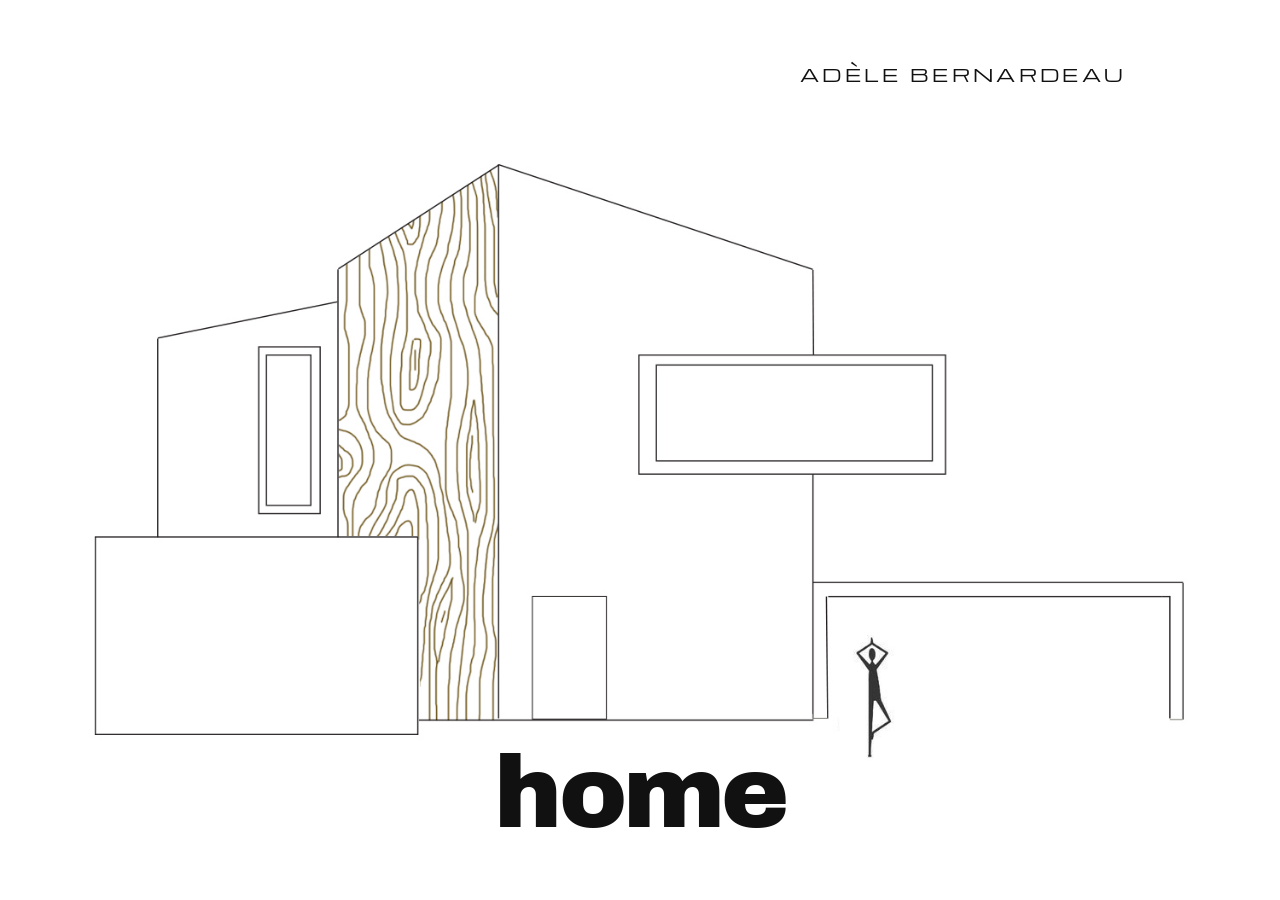
<file: index.html>
<!doctype html>
<html lang="fr">
  <head>
    <meta charset="utf-8">
    <meta name="viewport" content="width=device-width, initial-scale=1">
    <meta name="theme-color" content="#f8f7f4">
    <title>Adèle Bernardeau — Portfolio</title>
    <link rel="preconnect" href="https://fonts.googleapis.com">
    <link rel="preconnect" href="https://fonts.gstatic.com" crossorigin>
    <link href="https://fonts.googleapis.com/css2?family=Archivo+Black&family=Michroma&display=swap" rel="stylesheet">
    <link rel="stylesheet" href="./styles.css">
    <link rel="stylesheet" href="./site-title.css">
  </head>
  <body>
    <main class="house">
      <h1 class="portfolio-name site-title">Adèle Bernardeau</h1>
      <h2 class="home-label">home</h2>
      <svg viewBox="0 0 1500 1000" preserveAspectRatio="xMidYMid meet" role="img" aria-labelledby="house-title house-description">
        <title id="house-title">La maison d’Adèle Bernardeau</title>
        <desc id="house-description">Une maison dessinée au trait avec des zones cliquables sur les murs, les fenêtres et la silhouette.</desc>
        <image href="./templates/home/home%20base.jpg" x="0" y="0" width="1500" height="1000" />

        <defs>
          <linearGradient id="blue-window-gradient" x1="0" y1="0" x2="1" y2="0">
            <stop offset="0" stop-color="#4c9fbe" />
            <stop offset="1" stop-color="#79bdd5" />
          </linearGradient>
          <linearGradient id="red-window-gradient" x1="0" y1="0" x2="1" y2="0">
            <stop offset="0" stop-color="#d98f7c" />
            <stop offset="1" stop-color="#bd4d31" />
          </linearGradient>
          <clipPath id="wood-front-plane" clipPathUnits="userSpaceOnUse">
            <path fill-rule="evenodd" clip-rule="evenodd" d="M396 289 584 166 584 817 396 817Z M396 601H490V817H396Z" />
          </clipPath>
          <clipPath id="giraffe-wall" clipPathUnits="userSpaceOnUse">
            <rect x="111" y="601" width="379" height="233" />
          </clipPath>
          <filter id="dancer-mask-filter" color-interpolation-filters="sRGB">
            <feColorMatrix
              type="matrix"
              values="-0.2126 -0.7152 -0.0722 0 1
                      -0.2126 -0.7152 -0.0722 0 1
                      -0.2126 -0.7152 -0.0722 0 1
                      0 0 0 1 0"
            />
          </filter>
          <mask id="dancer-silhouette" maskUnits="userSpaceOnUse" maskContentUnits="userSpaceOnUse" x="1000" y="716" width="48" height="149" mask-type="luminance">
            <image href="./templates/home/home%20base.jpg" x="0" y="0" width="1500" height="1000" filter="url(#dancer-mask-filter)" />
          </mask>
        </defs>

        <a class="hotspot hotspot--wood" href="./portfolio/marron/index.html" aria-label="Ouvrir la page Planche de design depuis le pan de mur en bois">
          <title>Planche de design</title>
          <path class="hit-area" fill-rule="evenodd" d="M396 289 584 166 584 817 396 817Z M396 601H490V817H396Z" />
          <image class="zone-preview texture-preview" href="./templates/home/home%20bois.jpg" x="0" y="0" width="1500" height="1000" clip-path="url(#wood-front-plane)" />
        </a>

        <a class="hotspot hotspot--giraffe" href="./portfolio/jaune/index.html" aria-label="Ouvrir la page La médiathèque François-Mitterrand depuis le mur du rez-de-chaussée">
          <title>La médiathèque François-Mitterrand</title>
          <rect class="hit-area" x="111" y="601" width="379" height="233" />
          <image class="zone-preview texture-preview" href="./templates/home/home%20girafe.jpg" x="0" y="0" width="1500" height="1000" clip-path="url(#giraffe-wall)" />
        </a>

        <a class="hotspot hotspot--blue-window" href="./portfolio/bleu/index.html" aria-label="Ouvrir la page Ville en carton depuis la fenêtre en haut à gauche">
          <title>Ville en carton</title>
          <rect class="hit-area" x="302" y="377" width="75" height="199" />
          <path class="zone-preview" fill-rule="evenodd" d="M303 378H375V575H303Z M311 388H365V565H311Z" />
        </a>

        <a class="hotspot hotspot--red-window" href="./portfolio/rouge/index.html" aria-label="Ouvrir la page Le pont la Pénétrante depuis la fenêtre en haut à droite">
          <title>Le pont « la Pénétrante »</title>
          <rect class="hit-area" x="748" y="388" width="361" height="141" />
          <path class="zone-preview" fill-rule="evenodd" d="M748 388H1109V529H748Z M769 400H1092V514H769Z" />
        </a>

        <a class="hotspot hotspot--dancer" href="./cv.html" aria-label="Ouvrir le CV d’Adèle Bernardeau depuis la silhouette">
          <title>CV — Adèle Bernardeau</title>
          <rect class="hit-area" x="980" y="700" width="90" height="180" rx="8" />
          <rect class="zone-preview" x="1000" y="716" width="48" height="149" mask="url(#dancer-silhouette)" />
        </a>
      </svg>
    </main>
    <script src="./home.js" defer></script>
  </body>
</html>
</file>
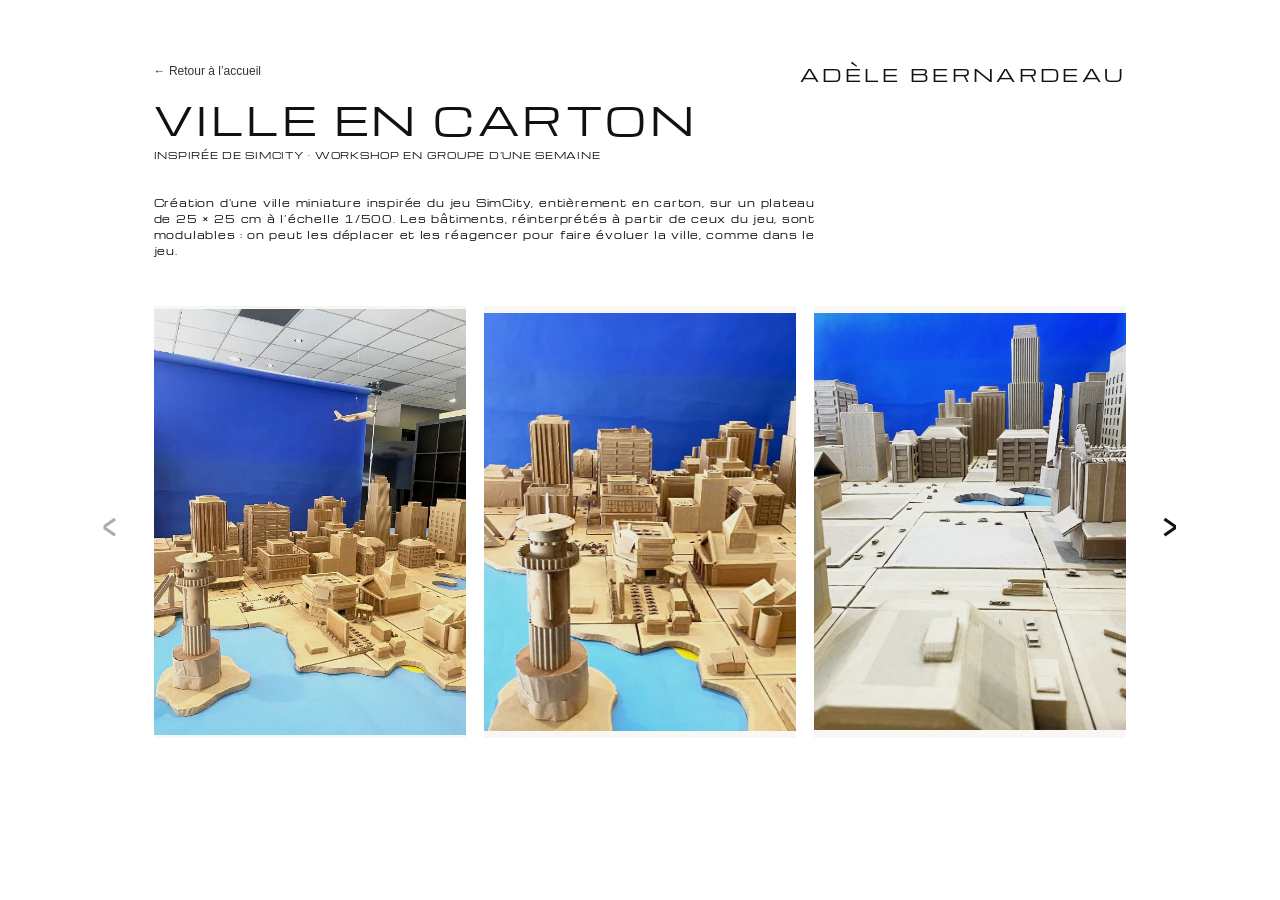
<file: portfolio/bleu/index.html>
<!doctype html>
<html lang="fr">
  <head>
    <meta charset="utf-8">
    <meta name="viewport" content="width=device-width, initial-scale=1">
    <meta name="theme-color" content="#fff">
    <meta name="description" content="Ville en carton inspirée de SimCity, maquette collective d’Adèle Bernardeau.">
    <title>Ville en carton — Adèle Bernardeau</title>
    <link rel="preconnect" href="https://fonts.googleapis.com">
    <link rel="preconnect" href="https://fonts.gstatic.com" crossorigin>
    <link href="https://fonts.googleapis.com/css2?family=Michroma&display=swap" rel="stylesheet">
    <link rel="stylesheet" href="../../project-page.css">
    <link rel="stylesheet" href="../../site-title.css">
  </head>
  <body>
    <div class="project-shell">
      <div class="project-topline">
        <a class="project-back" href="../../index.html">← Retour à l’accueil</a>
        <p class="project-author site-title">Adèle Bernardeau</p>
      </div>
      <header class="project-header">
        <div>
          <h1 class="project-title">Ville en carton</h1>
          <p class="project-subtitle">Inspirée de SimCity · Workshop en groupe d’une semaine</p>
        </div>
      </header>

      <main>
        <section class="project-description" aria-label="Description du projet">
          <p>
            Création d'une ville miniature inspirée du jeu SimCity, entièrement en carton, sur un
            plateau de 25 × 25 cm à l’échelle 1/500. Les bâtiments, réinterprétés à partir de ceux
            du jeu, sont modulables : on peut les déplacer et les réagencer pour faire évoluer la
            ville, comme dans le jeu.
          </p>
        </section>

        <section class="carousel" data-carousel aria-label="Images du projet Ville en carton">
          <div class="carousel__controls">
            <button class="carousel__button" type="button" data-previous aria-label="Images précédentes" disabled><span aria-hidden="true">‹</span></button>
            <div class="carousel__viewport" tabindex="0" aria-label="Faire défiler les images du projet">
              <ol class="carousel__track">
                <li class="carousel__slide"><figure><img src="./bleu.webp" alt="Vue de la maquette de la ville en carton" loading="lazy" decoding="async"></figure></li>
                <li class="carousel__slide"><figure><img src="./guigui.webp" alt="Vue de la maquette de la ville en carton" loading="lazy" decoding="async"></figure></li>
                <li class="carousel__slide"><figure><img src="./IMG_0168.webp" alt="Détail de la ville miniature" loading="lazy" decoding="async"></figure></li>
                <li class="carousel__slide"><figure><img src="./IMG_0172.webp" alt="Détail de la ville miniature" loading="lazy" decoding="async"></figure></li>
                <li class="carousel__slide"><figure><img src="./IMG_0173.webp" alt="Détail de la ville miniature" loading="lazy" decoding="async"></figure></li>
              </ol>
            </div>
            <button class="carousel__button" type="button" data-next aria-label="Images suivantes"><span aria-hidden="true">›</span></button>
          </div>
        </section>
      </main>
    </div>
    <script src="../../project-carousel.js" defer></script>
  </body>
</html>
</file>
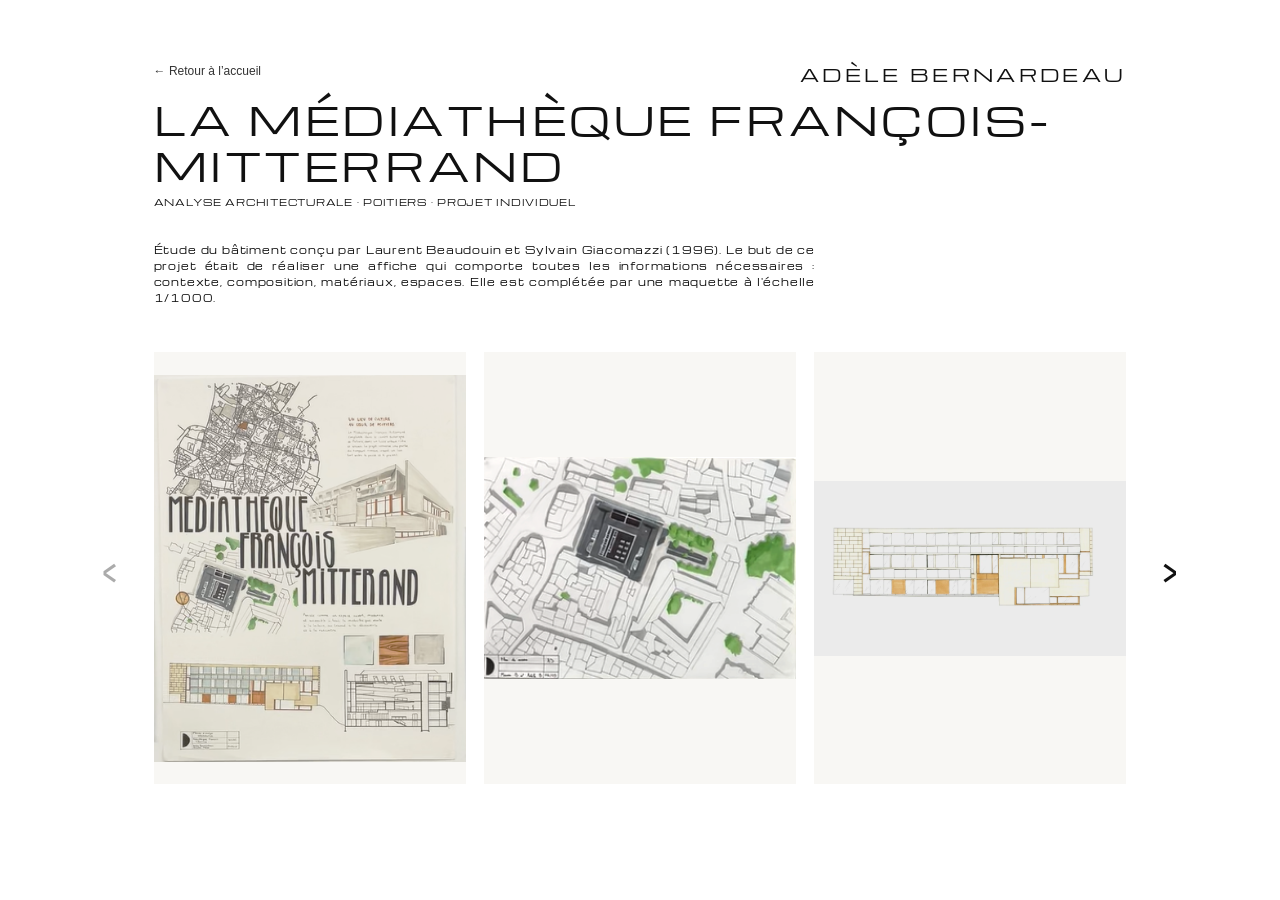
<file: portfolio/jaune/index.html>
<!doctype html>
<html lang="fr">
  <head>
    <meta charset="utf-8">
    <meta name="viewport" content="width=device-width, initial-scale=1">
    <meta name="theme-color" content="#fff">
    <meta name="description" content="Analyse architecturale de la médiathèque François-Mitterrand à Poitiers.">
    <title>Médiathèque François-Mitterrand — Adèle Bernardeau</title>
    <link rel="preconnect" href="https://fonts.googleapis.com">
    <link rel="preconnect" href="https://fonts.gstatic.com" crossorigin>
    <link href="https://fonts.googleapis.com/css2?family=Michroma&display=swap" rel="stylesheet">
    <link rel="stylesheet" href="../../project-page.css">
    <link rel="stylesheet" href="../../site-title.css">
  </head>
  <body>
    <div class="project-shell">
      <div class="project-topline">
        <a class="project-back" href="../../index.html">← Retour à l’accueil</a>
        <p class="project-author site-title">Adèle Bernardeau</p>
      </div>
      <header class="project-header">
        <div>
          <h1 class="project-title">La médiathèque François-Mitterrand</h1>
          <p class="project-subtitle">Analyse architecturale · Poitiers · Projet individuel</p>
        </div>
      </header>

      <main>
        <section class="project-description" aria-label="Description du projet">
          <p>
            Étude du bâtiment conçu par Laurent Beaudouin et Sylvain Giacomazzi (1996). Le but de
            ce projet était de réaliser une affiche qui comporte toutes les informations
            nécessaires : contexte, composition, matériaux, espaces. Elle est complétée par une
            maquette à l'échelle 1/1000.
          </p>
        </section>

        <section class="carousel" data-carousel aria-label="Images du projet de la médiathèque">
          <div class="carousel__controls">
            <button class="carousel__button" type="button" data-previous aria-label="Images précédentes" disabled><span aria-hidden="true">‹</span></button>
            <div class="carousel__viewport" tabindex="0" aria-label="Faire défiler les images du projet">
              <ol class="carousel__track">
                <li class="carousel__slide"><figure><img src="./affiche%20maquette.png" alt="Affiche de présentation de la médiathèque" loading="lazy" decoding="async"></figure></li>
                <li class="carousel__slide"><figure><img src="./dessin%20plan%20de%20masse.png" alt="Dessin du plan de masse" loading="lazy" decoding="async"></figure></li>
                <li class="carousel__slide"><figure><img src="./facade%20M.webp" alt="Étude de la façade de la médiathèque" loading="lazy" decoding="async"></figure></li>
                <li class="carousel__slide"><figure><img src="./mediatheque.webp" alt="Vue de la médiathèque François-Mitterrand" loading="lazy" decoding="async"></figure></li>
                <li class="carousel__slide"><figure><img src="./Plan%20de%20coupe.webp" alt="Plan de coupe de la médiathèque" loading="lazy" decoding="async"></figure></li>
                <li class="carousel__slide"><figure><img src="./maquette.jpg" alt="Maquette de la médiathèque à l’échelle 1/1000" loading="lazy" decoding="async"></figure></li>
              </ol>
            </div>
            <button class="carousel__button" type="button" data-next aria-label="Images suivantes"><span aria-hidden="true">›</span></button>
          </div>
        </section>
      </main>
    </div>
    <script src="../../project-carousel.js" defer></script>
  </body>
</html>
</file>
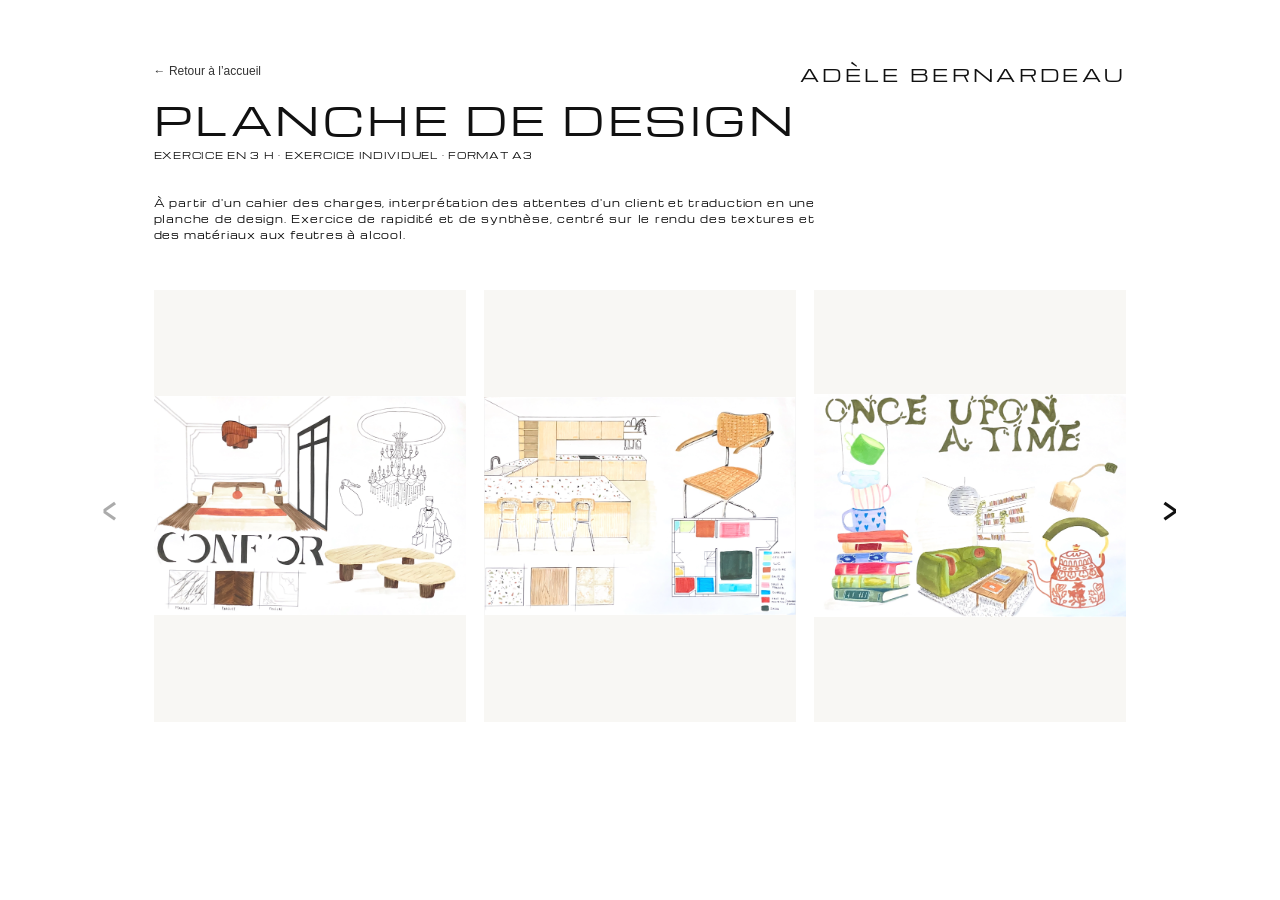
<file: portfolio/marron/index.html>
<!doctype html>
<html lang="fr">
  <head>
    <meta charset="utf-8">
    <meta name="viewport" content="width=device-width, initial-scale=1">
    <meta name="theme-color" content="#fff">
    <meta name="description" content="Planche de design : interprétation rapide d’un cahier des charges et étude des textures.">
    <title>Planche de design — Adèle Bernardeau</title>
    <link rel="preconnect" href="https://fonts.googleapis.com">
    <link rel="preconnect" href="https://fonts.gstatic.com" crossorigin>
    <link href="https://fonts.googleapis.com/css2?family=Michroma&display=swap" rel="stylesheet">
    <link rel="stylesheet" href="../../project-page.css">
    <link rel="stylesheet" href="../../site-title.css">
  </head>
  <body>
    <div class="project-shell">
      <div class="project-topline">
        <a class="project-back" href="../../index.html">← Retour à l’accueil</a>
        <p class="project-author site-title">Adèle Bernardeau</p>
      </div>
      <header class="project-header">
        <div>
          <h1 class="project-title">Planche de design</h1>
          <p class="project-subtitle">Exercice en 3 h · Exercice individuel · Format A3</p>
        </div>
      </header>

      <main>
        <section class="project-description" aria-label="Description du projet">
          <p>
            À partir d'un cahier des charges, interprétation des attentes d'un client et traduction
            en une planche de design. Exercice de rapidité et de synthèse, centré sur le rendu des
            textures et des matériaux aux feutres à alcool.
          </p>
        </section>

        <section class="carousel" data-carousel aria-label="Images de la planche de design">
          <div class="carousel__controls">
            <button class="carousel__button" type="button" data-previous aria-label="Images précédentes" disabled><span aria-hidden="true">‹</span></button>
            <div class="carousel__viewport" tabindex="0" aria-label="Faire défiler les images du projet">
              <ol class="carousel__track">
                <li class="carousel__slide"><figure><img src="./IMG_3610.PNG" alt="Planche de design, vue 1" loading="lazy" decoding="async"></figure></li>
                <li class="carousel__slide"><figure><img src="./IMG_3611.PNG" alt="Planche de design, vue 2" loading="lazy" decoding="async"></figure></li>
                <li class="carousel__slide"><figure><img src="./IMG_3612.PNG" alt="Planche de design, vue 3" loading="lazy" decoding="async"></figure></li>
                <li class="carousel__slide"><figure><img src="./IMG_3613.PNG" alt="Planche de design, vue 4" loading="lazy" decoding="async"></figure></li>
                <li class="carousel__slide"><figure><img src="./IMG_3451.webp" alt="Planche de design, vue 5" loading="lazy" decoding="async"></figure></li>
              </ol>
            </div>
            <button class="carousel__button" type="button" data-next aria-label="Images suivantes"><span aria-hidden="true">›</span></button>
          </div>
        </section>
      </main>
    </div>
    <script src="../../project-carousel.js" defer></script>
  </body>
</html>
</file>
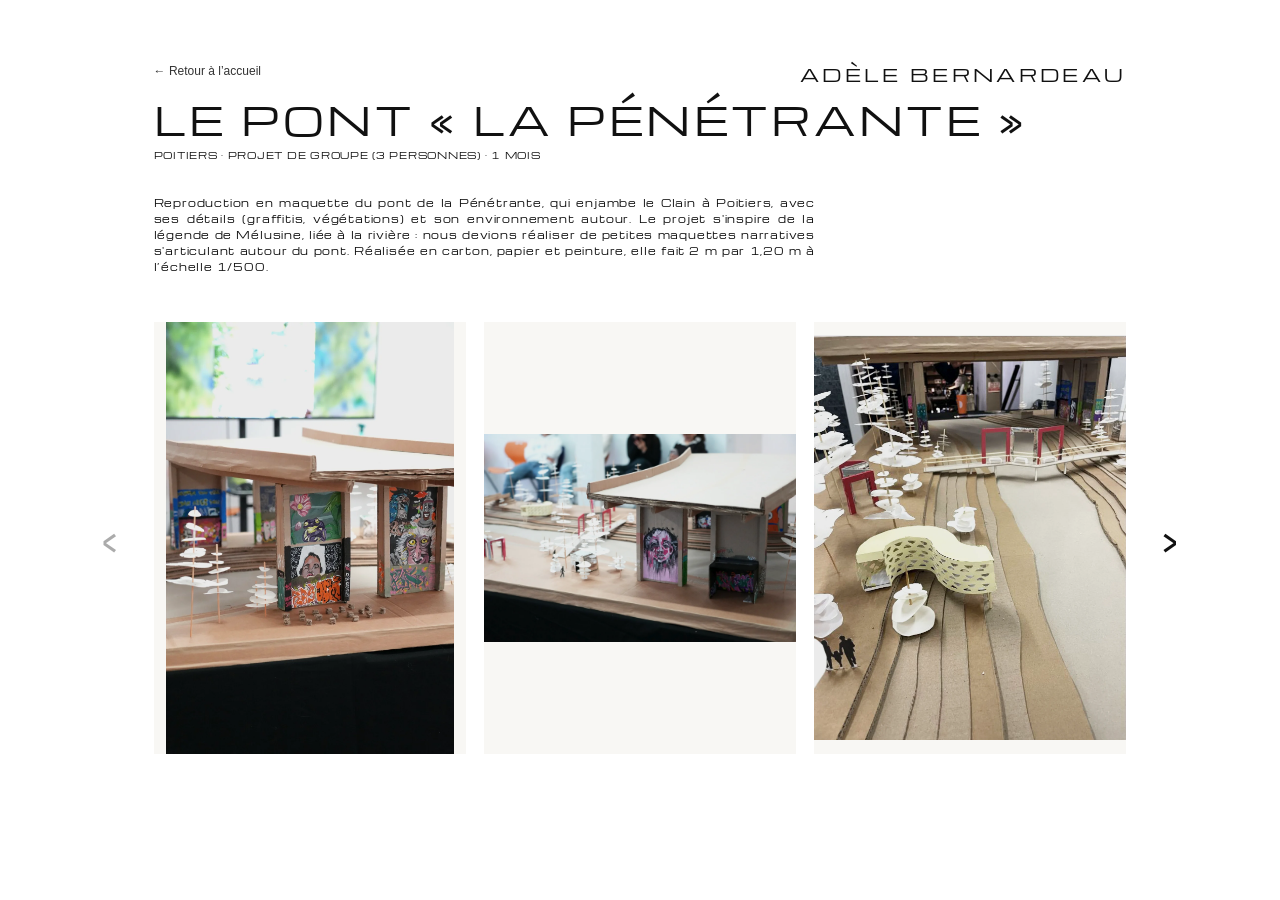
<file: portfolio/rouge/index.html>
<!doctype html>
<html lang="fr">
  <head>
    <meta charset="utf-8">
    <meta name="viewport" content="width=device-width, initial-scale=1">
    <meta name="theme-color" content="#fff">
    <meta name="description" content="Maquette collective du pont de la Pénétrante à Poitiers, inspirée de la légende de Mélusine.">
    <title>Le pont la Pénétrante — Adèle Bernardeau</title>
    <link rel="preconnect" href="https://fonts.googleapis.com">
    <link rel="preconnect" href="https://fonts.gstatic.com" crossorigin>
    <link href="https://fonts.googleapis.com/css2?family=Michroma&display=swap" rel="stylesheet">
    <link rel="stylesheet" href="../../project-page.css">
    <link rel="stylesheet" href="../../site-title.css">
  </head>
  <body>
    <div class="project-shell">
      <div class="project-topline">
        <a class="project-back" href="../../index.html">← Retour à l’accueil</a>
        <p class="project-author site-title">Adèle Bernardeau</p>
      </div>
      <header class="project-header">
        <div>
          <h1 class="project-title">Le pont « la Pénétrante »</h1>
          <p class="project-subtitle">Poitiers · Projet de groupe (3 personnes) · 1 mois</p>
        </div>
      </header>

      <main>
        <section class="project-description" aria-label="Description du projet">
          <p>
            Reproduction en maquette du pont de la Pénétrante, qui enjambe le Clain à Poitiers,
            avec ses détails (graffitis, végétations) et son environnement autour. Le projet
            s'inspire de la légende de Mélusine, liée à la rivière : nous devions réaliser de
            petites maquettes narratives s'articulant autour du pont. Réalisée en carton, papier
            et peinture, elle fait 2 m par 1,20 m à l’échelle 1/500.
          </p>
        </section>

        <section class="carousel" data-carousel aria-label="Images du projet du pont de la Pénétrante">
          <div class="carousel__controls">
            <button class="carousel__button" type="button" data-previous aria-label="Images précédentes" disabled><span aria-hidden="true">‹</span></button>
            <div class="carousel__viewport" tabindex="0" aria-label="Faire défiler les images du projet">
              <ol class="carousel__track">
                <li class="carousel__slide"><figure><img src="./DSC01580.webp" alt="Maquette du pont de la Pénétrante, vue 1" loading="lazy" decoding="async"></figure></li>
                <li class="carousel__slide"><figure><img src="./DSC01601.webp" alt="Maquette du pont de la Pénétrante, vue 2" loading="lazy" decoding="async"></figure></li>
                <li class="carousel__slide"><figure><img src="./photo%20pont%201.webp" alt="Maquette du pont de la Pénétrante, vue 3" loading="lazy" decoding="async"></figure></li>
                <li class="carousel__slide"><figure><img src="./photo%20pont%202.webp" alt="Maquette du pont de la Pénétrante, vue 4" loading="lazy" decoding="async"></figure></li>
                <li class="carousel__slide"><figure><img src="./photo%20pont%203.webp" alt="Maquette du pont de la Pénétrante, vue 5" loading="lazy" decoding="async"></figure></li>
                <li class="carousel__slide"><figure><img src="./photo%20pont%204.webp" alt="Maquette du pont de la Pénétrante, vue 6" loading="lazy" decoding="async"></figure></li>
              </ol>
            </div>
            <button class="carousel__button" type="button" data-next aria-label="Images suivantes"><span aria-hidden="true">›</span></button>
          </div>
        </section>
      </main>
    </div>
    <script src="../../project-carousel.js" defer></script>
  </body>
</html>
</file>
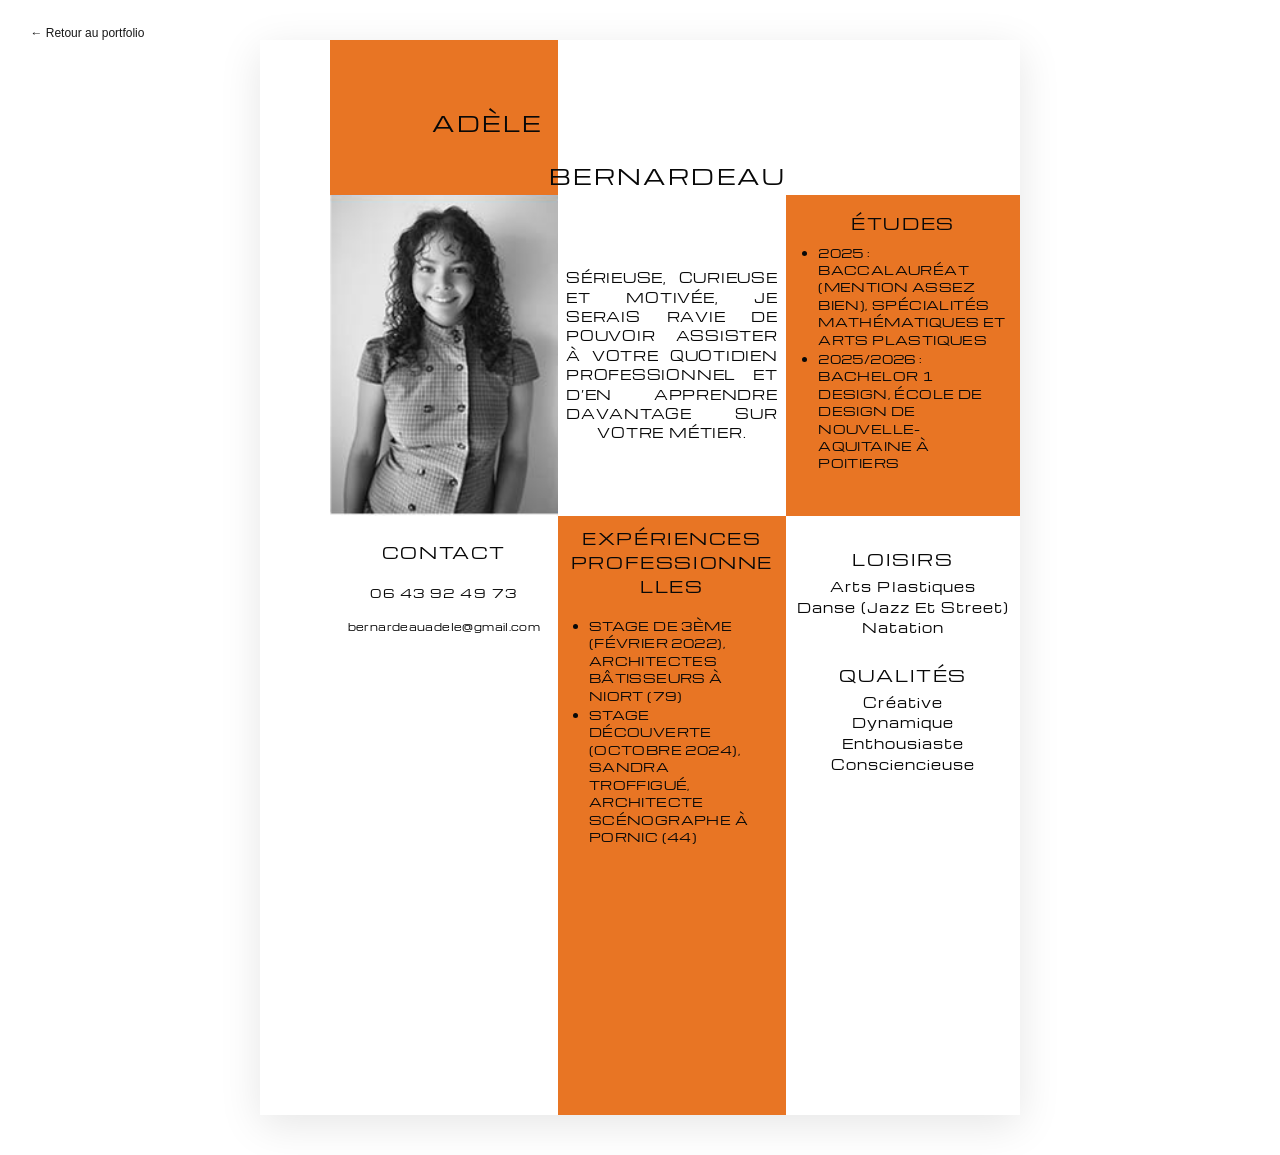
<file: cv.html>
<!doctype html>
<html lang="fr">
  <head>
    <meta charset="utf-8">
    <meta name="viewport" content="width=device-width, initial-scale=1">
    <meta name="theme-color" content="#e87524">
    <meta name="description" content="Curriculum vitæ d’Adèle Bernardeau">
    <title>CV — Adèle Bernardeau</title>
    <link rel="preconnect" href="https://fonts.googleapis.com">
    <link rel="preconnect" href="https://fonts.gstatic.com" crossorigin>
    <link href="https://fonts.googleapis.com/css2?family=Michroma&display=swap" rel="stylesheet">
    <link rel="stylesheet" href="./cv.css">
  </head>
  <body class="cv-page">
    <a class="cv-back" href="./index.html">← Retour au portfolio</a>
    <main>
      <article class="cv-sheet" aria-labelledby="cv-name">
        <header class="cv-name">
          <h1 id="cv-name">
            <span class="cv-name__first">Adèle</span>
            <span class="cv-name__last">Bernardeau</span>
          </h1>
        </header>

        <div class="cv-portrait" role="img" aria-label="Portrait d’Adèle Bernardeau"></div>

        <section class="cv-contact" aria-labelledby="cv-contact-title">
          <h2 id="cv-contact-title">Contact</h2>
          <a href="tel:+33643924973">06 43 92 49 73</a>
          <a href="mailto:bernardeauadele@gmail.com">bernardeauadele@gmail.com</a>
        </section>

        <section class="cv-introduction" aria-label="Profil">
          <p>
            Sérieuse, curieuse et motivée, je serais ravie de pouvoir assister à votre quotidien
            professionnel et d’en apprendre davantage sur votre métier.
          </p>
        </section>

        <section class="cv-studies cv-orange" aria-labelledby="cv-studies-title">
          <h2 id="cv-studies-title">Études</h2>
          <ul>
            <li>
              <strong>2025 :</strong>
              baccalauréat (mention assez bien), spécialités mathématiques et arts plastiques
            </li>
            <li>
              <strong>2025/2026 :</strong>
              Bachelor 1 Design, École de Design de Nouvelle-Aquitaine à Poitiers
            </li>
          </ul>
        </section>

        <section class="cv-experience cv-orange" aria-labelledby="cv-experience-title">
          <h2 id="cv-experience-title">Expériences professionnelles</h2>
          <ul>
            <li>
              Stage de 3ème (février 2022), Architectes Bâtisseurs à Niort (79)
            </li>
            <li>
              Stage découverte (octobre 2024), Sandra Troffigué, architecte scénographe à Pornic (44)
            </li>
          </ul>
        </section>

        <section class="cv-extras" aria-label="Loisirs et qualités">
          <div>
            <h2>Loisirs</h2>
            <p>Arts plastiques<br>Danse (Jazz et Street)<br>Natation</p>
          </div>
          <div>
            <h2>Qualités</h2>
            <p>Créative<br>Dynamique<br>Enthousiaste<br>Consciencieuse</p>
          </div>
        </section>
      </article>
    </main>
  </body>
</html>
</file>
<file: styles.css>
:root {
  color-scheme: light;
  background: #fff;
}

* {
  box-sizing: border-box;
}

html,
body {
  width: 100%;
  height: 100%;
  margin: 0;
  overflow: hidden;
}

.house {
  position: relative;
  isolation: isolate;
  width: 100vw;
  height: 100vh;
  height: 100dvh;
}

.portfolio-name,
.home-label {
  position: absolute;
  z-index: 1;
  margin: 0;
  color: #111;
  pointer-events: none;
}

.home-label {
  top: 75%;
  left: 50%;
  transform: translateX(-50%);
  font-family: "Archivo Black", "Arial Black", sans-serif;
  font-size: clamp(4.5rem, 8vw, 9.5rem);
  font-weight: 400;
  letter-spacing: -0.035em;
  line-height: 0.9;
}

.portfolio-name {
  right: var(--project-content-side);
}

@media (min-aspect-ratio: 4 / 3) {
  .home-label {
    top: 83%;
  }
}

.house svg {
  display: block;
  width: 100%;
  height: 100%;
}

.hotspot {
  cursor: pointer;
  outline: none;
}

.hotspot .hit-area {
  fill: transparent;
  stroke: none;
  pointer-events: all;
}

.hotspot .zone-preview {
  opacity: 0;
  pointer-events: none;
  transition: opacity 180ms ease;
}

.hotspot:hover .zone-preview,
.hotspot:focus-visible .zone-preview,
.hotspot--auto-highlight .zone-preview {
  opacity: 1;
}

.hotspot--blue-window .zone-preview {
  fill: url(#blue-window-gradient);
}

.hotspot--red-window .zone-preview {
  fill: url(#red-window-gradient);
}

.hotspot--dancer .zone-preview {
  fill: #f58220;
}

@media (prefers-reduced-motion: reduce) {
  *,
  *::before,
  *::after {
    scroll-behavior: auto !important;
    transition-duration: 0.01ms !important;
  }
}
</file>
<file: site-title.css>
:root {
  --project-content-side: max(12vw, calc(50vw - 720px));
  --project-top-offset: clamp(3rem, 7vh, 5rem);
  --site-title-font-size: clamp(1.15rem, 2vw, 1.75rem);
}

.site-title {
  position: absolute;
  z-index: 1;
  top: calc(var(--project-top-offset) + 0.525rem);
  margin: 0;
  color: #111;
  font-family: "Michroma", "Eurostile", sans-serif;
  font-size: var(--site-title-font-size);
  font-weight: 400;
  font-variant-caps: all-small-caps;
  letter-spacing: 0.13em;
  line-height: 1.4;
  transform: translateY(-50%);
  white-space: nowrap;
}

@media (max-width: 1000px) {
  :root {
    --project-content-side: max(6vw, calc(50vw - 410px));
  }
}

@media (max-width: 640px) {
  :root {
    --project-content-side: 1rem;
    --project-top-offset: 2rem;
    --site-title-font-size: clamp(0.85rem, 3.8vw, 1.1rem);
  }
}
</file>
<file: project-page.css>
:root {
  color-scheme: light;
  color: #111;
  background: #fff;
  font-family: "Michroma", "Eurostile", sans-serif;
}

* {
  box-sizing: border-box;
}

body {
  min-width: 320px;
  min-height: 100vh;
  margin: 0;
}

.project-shell {
  position: relative;
  width: min(1440px, 76vw);
  margin: 0 0 0 var(--project-content-side);
  padding: var(--project-top-offset) 0 3rem;
}

.project-back {
  display: inline-block;
  margin: 0;
  color: #333;
  font: 0.75rem/1.4 Arial, sans-serif;
  text-decoration: none;
  white-space: nowrap;
}

.project-topline {
  display: flex;
  margin-bottom: 1rem;
}

.project-author {
  right: 0;
}

.project-back:hover {
  text-decoration: underline;
}

.project-back:focus-visible,
.carousel__button:focus-visible,
.carousel__viewport:focus-visible {
  outline: 2px solid #111;
  outline-offset: 4px;
}

.project-title {
  margin: 0;
  font-size: clamp(1.6rem, 3.04vw, 3.2rem);
  font-weight: 400;
  letter-spacing: 0.09em;
  line-height: 1.2;
  text-transform: uppercase;
}

.project-subtitle {
  margin: 0.28rem 0 0;
  font-size: clamp(0.576rem, 0.72vw, 0.76rem);
  letter-spacing: 0.08em;
  line-height: 1.7;
  text-transform: uppercase;
}

.project-description {
  width: min(820px, 68%);
  margin: clamp(1.6rem, 3.6vh, 2.8rem) 0 0;
  font-size: clamp(0.624rem, 0.704vw, 0.76rem);
  letter-spacing: 0.08em;
  line-height: 1.6;
  text-align: justify;
}

.project-description p {
  margin: 0;
}

.carousel {
  --carousel-gap: clamp(0.75rem, 1.4vw, 1.5rem);
  --visible-slides: 3;
  margin-top: clamp(2rem, 5.2vh, 3.6rem);
}

.carousel__viewport {
  overflow-x: auto;
  overflow-y: hidden;
  overscroll-behavior-inline: contain;
  scroll-behavior: smooth;
  scroll-snap-type: x mandatory;
  scrollbar-width: none;
}

.carousel__viewport::-webkit-scrollbar {
  display: none;
}

.carousel__track {
  display: flex;
  gap: var(--carousel-gap);
  margin: 0;
  padding: 0;
  list-style: none;
}

.carousel__slide {
  flex: 0 0 calc((100% - var(--carousel-gap) - var(--carousel-gap)) / 3);
  min-width: 0;
  scroll-snap-align: start;
  scroll-snap-stop: always;
}

.carousel__slide figure {
  display: grid;
  width: 100%;
  height: min(48vh, 500px);
  min-height: 280px;
  margin: 0;
  place-items: center;
  background: #f8f7f4;
}

.carousel__slide img {
  display: block;
  width: 100%;
  height: 100%;
  min-width: 0;
  min-height: 0;
  object-fit: contain;
}

.carousel__slide img[role="button"] {
  cursor: zoom-in;
}

.carousel__slide img[role="button"]:focus-visible {
  outline: 2px solid #111;
  outline-offset: -4px;
}

.carousel__controls {
  position: relative;
}

.carousel__button {
  display: grid;
  position: absolute;
  z-index: 1;
  top: 50%;
  width: 2.5rem;
  height: 3rem;
  place-items: center;
  padding: 0;
  border: 0;
  background: transparent;
  color: #111;
  cursor: pointer;
  font: 2.5rem/1 "Michroma", "Eurostile", sans-serif;
  transform: translateY(-50%);
}

.carousel__button[data-previous] {
  left: clamp(-4rem, -5vw, -2rem);
}

.carousel__button[data-next] {
  right: clamp(-4rem, -5vw, -2rem);
}

.carousel__button:hover:not(:disabled) {
  color: #666;
}

.carousel__button:disabled {
  cursor: default;
  opacity: 0.35;
}

.project-lightbox {
  position: fixed;
  width: 100vw;
  height: 100vh;
  max-width: none;
  max-height: none;
  margin: 0;
  padding: 4rem clamp(3rem, 8vw, 8rem);
  overflow: hidden;
  border: 0;
  background: transparent;
  color: #fff;
  place-items: center;
}

.project-lightbox[open] {
  display: grid;
}

.project-lightbox::backdrop {
  background: #111;
}

.project-lightbox__image {
  display: block;
  max-width: 100%;
  max-height: calc(100vh - 8rem);
  object-fit: contain;
}

.project-lightbox .carousel__button {
  color: #fff;
}

.project-lightbox .carousel__button[data-previous] {
  left: clamp(1rem, 3vw, 3rem);
}

.project-lightbox .carousel__button[data-next] {
  right: clamp(1rem, 3vw, 3rem);
}

.project-lightbox .carousel__button:hover:not(:disabled) {
  color: #ccc;
}

.project-lightbox .carousel__button:focus-visible {
  outline-color: #fff;
}

.project-lightbox__close {
  position: absolute;
  top: 1rem;
  right: 1rem;
  z-index: 1;
  padding: 0.25rem 0.5rem;
  border: 0;
  background: transparent;
  color: #fff;
  cursor: pointer;
  font: 2rem/1 "Michroma", "Eurostile", sans-serif;
}

.project-lightbox__close:hover {
  color: #ccc;
}

.project-lightbox__close:focus-visible {
  outline: 2px solid #fff;
  outline-offset: 4px;
}

@media (max-width: 1000px) {
  .project-shell {
    width: min(88vw, 820px);
  }

  .carousel {
    --visible-slides: 2;
  }

  .carousel__slide {
    flex-basis: calc((100% - var(--carousel-gap)) / 2);
  }
}

@media (max-width: 640px) {
  .project-shell {
    width: calc(100vw - 2rem);
    padding-top: 2rem;
  }

  .project-title {
    font-size: clamp(1.44rem, 6.4vw, 2rem);
  }

  .project-description {
    width: 100%;
    margin-top: 1.6rem;
    text-align: left;
  }

  .carousel {
    --visible-slides: 1;
    margin-top: 1.6rem;
  }

  .carousel__slide {
    flex-basis: 100%;
  }

  .carousel__slide figure {
    height: min(64vh, 520px);
    min-height: 260px;
  }

  .carousel__button {
    width: 1.5rem;
    font-size: 1.75rem;
  }

  .carousel__button[data-previous] {
    left: -1rem;
  }

  .carousel__button[data-next] {
    right: -1rem;
  }
}

@media (prefers-reduced-motion: reduce) {
  *,
  *::before,
  *::after {
    scroll-behavior: auto !important;
    transition-duration: 0.01ms !important;
  }
}
</file>
<file: cv.css>
:root {
  color-scheme: light;
  font-family: "Michroma", sans-serif;
  background: #fff;
  color: #080808;
  font-synthesis: none;
}

* {
  box-sizing: border-box;
}

body {
  min-width: 320px;
  min-height: 100vh;
  margin: 0;
  background: #fff;
}

.cv-page {
  padding: 2.5rem 1.5rem;
}

.cv-page main {
  display: flex;
  justify-content: center;
}

.cv-back {
  position: fixed;
  z-index: 1;
  top: 1rem;
  left: 1rem;
  padding: 0.65rem 0.9rem;
  background: #fff;
  color: #171717;
  font: 0.75rem/1.3 Arial, sans-serif;
  text-decoration: none;
}

.cv-back:hover {
  text-decoration: underline;
}

.cv-back:focus-visible {
  outline: 2px solid #171717;
  outline-offset: 3px;
}

.cv-sheet {
  --orange: #e87524;
  position: relative;
  display: grid;
  width: min(100%, 760px);
  aspect-ratio: 595 / 842;
  overflow: hidden;
  grid-template-columns: 9.24% 29.92% 30.08% 30.76%;
  grid-template-rows: 14.37% 29.93% 55.7%;
  background: #fff;
  box-shadow: 0 0.6rem 2.5rem rgb(0 0 0 / 10%);
  container-type: inline-size;
}

.cv-name {
  position: relative;
  z-index: 1;
  grid-column: 2 / 4;
  grid-row: 1;
  margin: 0;
}

.cv-name::before {
  position: absolute;
  inset: 0 auto 0 0;
  width: 50%;
  background: var(--orange);
  content: "";
}

.cv-name h1 {
  position: relative;
  z-index: 1;
  display: grid;
  height: 100%;
  margin: 0;
  grid-template-columns: 1fr 1fr;
  font-size: 2.7cqw;
  font-weight: 400;
  letter-spacing: 0.12em;
  line-height: 1.5;
  text-transform: uppercase;
}

.cv-name__first {
  align-self: center;
  justify-self: end;
  transform: translateY(18%);
}

.cv-name__last {
  align-self: end;
  justify-self: start;
  margin: 0 0 0.4cqw 0.8cqw;
}

.cv-portrait {
  grid-column: 2;
  grid-row: 2;
  background-image: url("./portfolio/CV.jpg");
  background-position: 13.2% 20.7%;
  background-size: 334.3% 334.4%;
}

.cv-contact {
  display: flex;
  align-items: center;
  flex-direction: column;
  gap: 2.5cqw;
  padding: 3.2cqw 1cqw 0;
  grid-column: 2;
  grid-row: 3;
  text-align: center;
}

.cv-contact h2,
.cv-studies h2,
.cv-experience h2,
.cv-extras h2 {
  margin: 0;
  font-size: 2.1cqw;
  font-weight: 400;
  letter-spacing: 0.1em;
  line-height: 1.5;
  text-transform: uppercase;
}

.cv-contact a {
  color: inherit;
  font-size: 1.6cqw;
  letter-spacing: 0.12em;
  text-decoration: none;
}

.cv-contact a:last-child {
  font-size: 1.27cqw;
  letter-spacing: 0.04em;
  overflow-wrap: anywhere;
}

.cv-introduction {
  display: flex;
  align-items: center;
  padding: 1.1cqw;
  grid-column: 3;
  grid-row: 2;
  text-align: justify;
  text-align-last: center;
}

.cv-introduction p {
  margin: 0;
  font-size: 1.72cqw;
  letter-spacing: 0.06em;
  line-height: 1.48;
  text-transform: uppercase;
}

.cv-orange {
  background: var(--orange);
}

.cv-studies {
  padding: 2.3cqw 1.7cqw;
  grid-column: 4;
  grid-row: 2;
}

.cv-studies h2,
.cv-experience h2 {
  text-align: center;
}

.cv-studies ul,
.cv-experience ul {
  margin: 1cqw 0 0;
  padding-left: 2.5cqw;
  font-size: 1.55cqw;
  letter-spacing: 0.035em;
  line-height: 1.48;
  text-transform: uppercase;
}

.cv-studies li + li,
.cv-experience li + li {
  margin-top: 0.25cqw;
}

.cv-studies strong {
  display: block;
  font-weight: 400;
}

.cv-experience {
  padding: 1.4cqw 1.6cqw;
  grid-column: 3;
  grid-row: 3;
  overflow-wrap: anywhere;
}

.cv-experience ul {
  margin-top: 2.4cqw;
}

.cv-extras {
  display: flex;
  align-items: center;
  flex-direction: column;
  gap: 3.4cqw;
  padding: 4.2cqw 1cqw;
  grid-column: 4;
  grid-row: 3;
  text-align: center;
}

.cv-extras p {
  margin: 0.5cqw 0 0;
  font-size: 1.7cqw;
  letter-spacing: 0.08em;
  line-height: 1.6;
  text-transform: capitalize;
}

@media (max-width: 520px) {
  .cv-page {
    padding: 4rem 0.5rem 1rem;
  }
}

@media print {
  @page {
    margin: 0;
    size: A4 portrait;
  }

  .cv-page {
    padding: 0;
  }

  .cv-back {
    display: none;
  }

  .cv-sheet {
    width: 100%;
    box-shadow: none;
    break-inside: avoid;
  }
}
</file>
